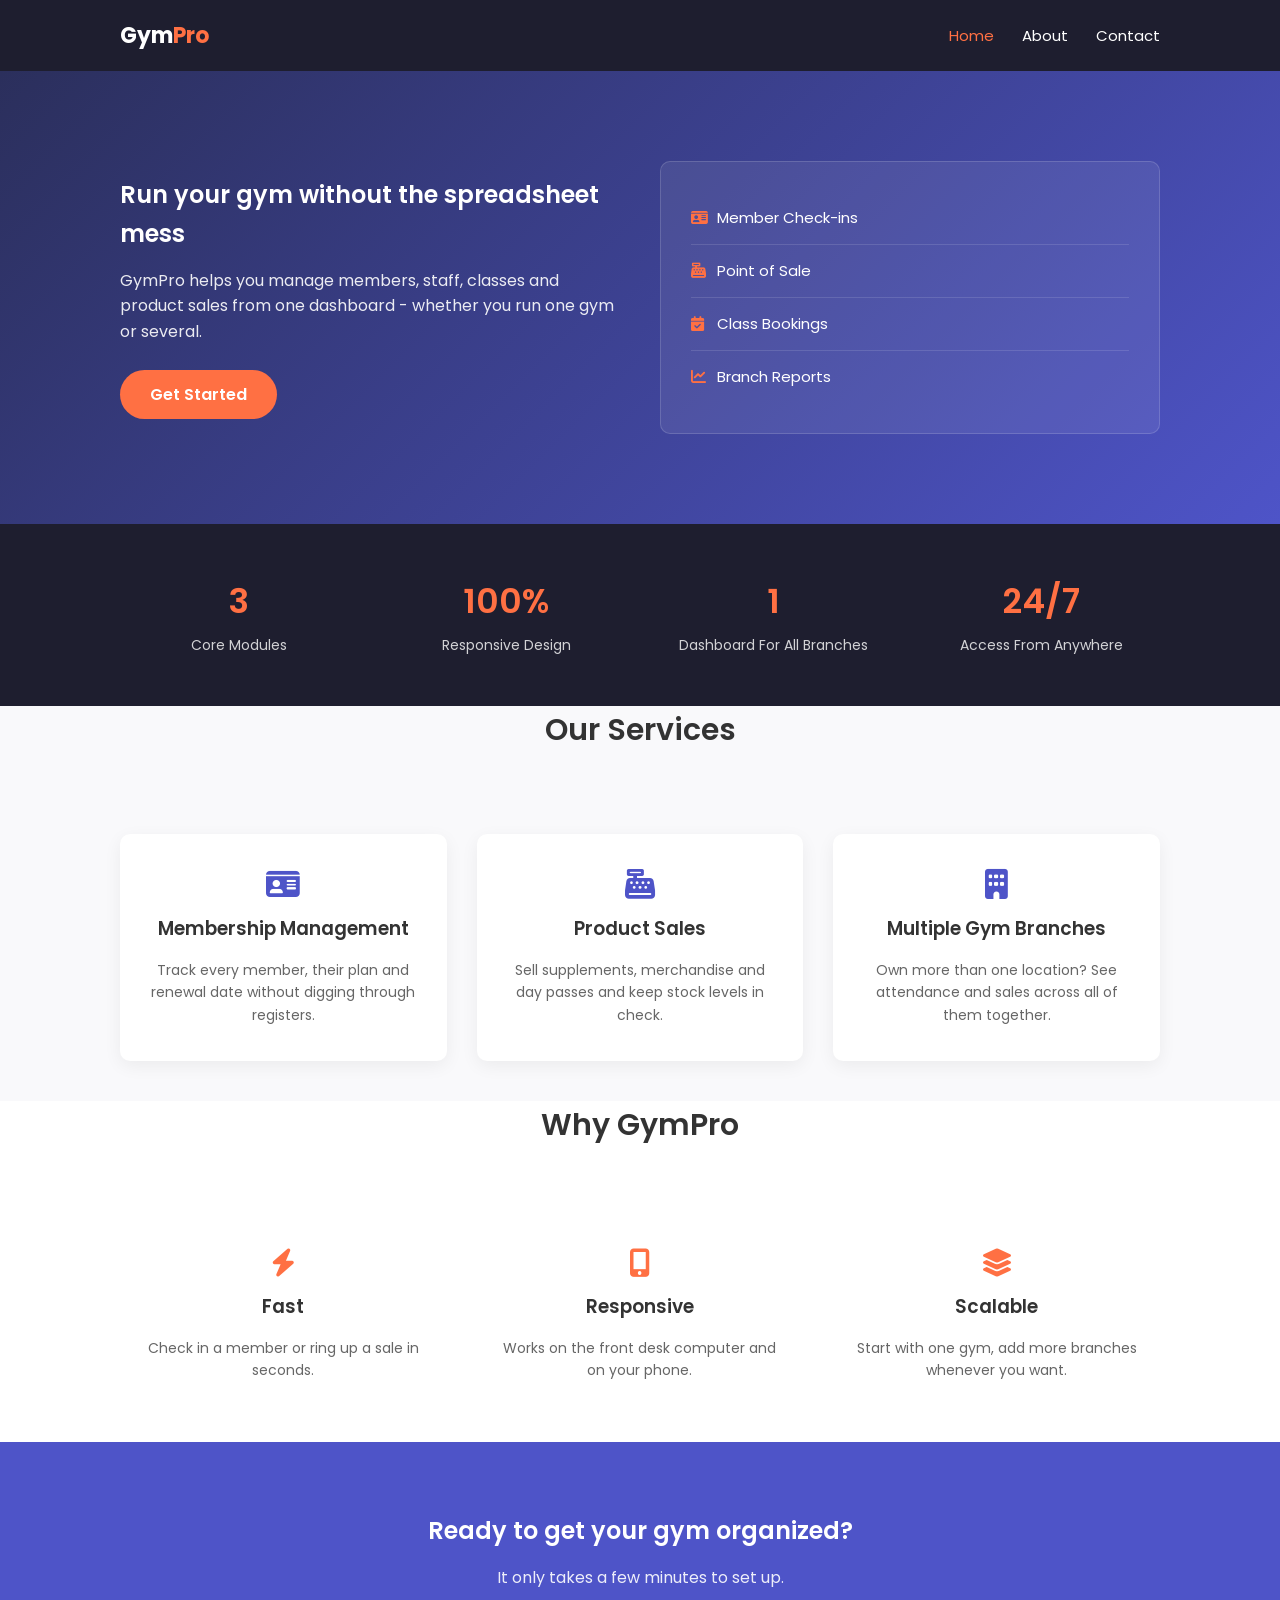
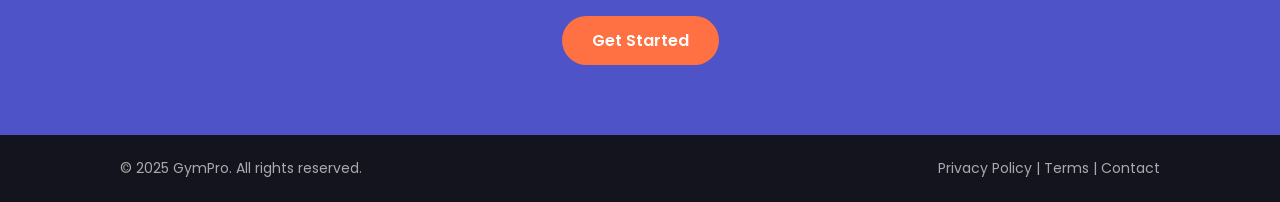
<file: index.html>
<!DOCTYPE html>
<html lang="en">
<!-- removed features and services section as it is not requie now-->
<head>
  <meta charset="UTF-8">
  <meta name="viewport" content="width=device-width, initial-scale=1.0">
  <title>GymPro - Gym Management Software</title>
  <link rel="preconnect" href="https://fonts.googleapis.com">
  <link href="https://fonts.googleapis.com/css2?family=Poppins:wght@400;500;600;700&display=swap" rel="stylesheet">
  <link rel="stylesheet" href="https://cdnjs.cloudflare.com/ajax/libs/font-awesome/6.5.1/css/all.min.css">
  <link rel="stylesheet" href="style.css">
</head>

<body>
  <!-- navbar -->
  <header class="navbar">
    <div class="container flex">
      <div class="logo">Gym<span>Pro</span></div>

      <input type="checkbox" id="nav-check">
      <label for="nav-check" class="nav-btn"><i class="fa-solid fa-bars"></i></label>




      <nav class="nav-links">
        <ul class="flex">
          <li><a href="index.html" class="active">Home</a></li>
          <li><a href="about.html">About</a></li>
          <li><a href="contact.html">Contact</a></li>
        </ul>
      </nav>
    </div>
  </header>
  <!-- showcase / hero -->
  <section class="showcase" id="home">
    <div class="container grid">
      <div class="showcase-text">
        <h1>Run your gym without the spreadsheet mess</h1>
        <p>GymPro helps you manage members, staff, classes and product sales from one dashboard - whether you run one
          gym or several.</p>
        <a href="contact.html" class="btn btn-light">Get Started</a>
      </div>
      <div class="showcase-box">
        <ul>
          <li><i class="fa-solid fa-id-card"></i> Member Check-ins</li>
          <li><i class="fa-solid fa-cash-register"></i> Point of Sale</li>
          <li><i class="fa-solid fa-calendar-check"></i> Class Bookings</li>
          <li><i class="fa-solid fa-chart-line"></i> Branch Reports</li>
        </ul>
      </div>
    </div>
  </section>
  <!-- stats -->
  <section class="stats">
    <div class="container grid-4 text-center">
      <div>
        <h2>3</h2>
        <p>Core Modules</p>
      </div>
      <div>
        <h2>100%</h2>
        <p>Responsive Design</p>
      </div>
      <div>
        <h2>1</h2>
        <p>Dashboard For All Branches</p>
      </div>
      <div>
        <h2>24/7</h2>
        <p>Access From Anywhere</p>
      </div>
    </div>
  </section>




  <!-- services -->
  <section class="services" id="services">
    <div class="container">
      <h2 class="l-heading text-center">Our Services</h2>
      <div class="grid-3 py-2">
        <div class="card">
          <i class="fa-solid fa-id-card"></i>
          <h3>Membership Management</h3>
          <p>Track every member, their plan and renewal date without digging through registers.</p>
        </div>
        <div class="card">
          <i class="fa-solid fa-cash-register"></i>
          <h3>Product Sales</h3>
          <p>Sell supplements, merchandise and day passes and keep stock levels in check.</p>
        </div>
        <div class="card">
          <i class="fa-solid fa-building"></i>
          <h3>Multiple Gym Branches</h3>
          <p>Own more than one location? See attendance and sales across all of them together.</p>
        </div>
      </div>
    </div>
  </section>

  <!-- features -->
  <section class="features" id="features">
    <div class="container">
      <h2 class="l-heading text-center">Why GymPro</h2>
      <div class="grid-3 py-2">
        <div class="feature">
          <i class="fa-solid fa-bolt"></i>
          <h3>Fast</h3>
          <p>Check in a member or ring up a sale in seconds.</p>
        </div>
        <div class="feature">
          <i class="fa-solid fa-mobile-screen-button"></i>
          <h3>Responsive</h3>
          <p>Works on the front desk computer and on your phone.</p>
        </div>
        <div class="feature">
          <i class="fa-solid fa-layer-group"></i>
          <h3>Scalable</h3>
          <p>Start with one gym, add more branches whenever you want.</p>
        </div>
      </div>
    </div>
  </section>

  <!-- cta -->
  <section class="cta text-center" id="contact">
    <div class="container">
      <h2>Ready to get your gym organized?</h2>
      <p>It only takes a few minutes to set up.</p>
      <a href="#home" class="btn btn-light">Get Started</a>
    </div>
  </section>
  <!-- footer -->
  <footer>
    <div class="container flex">
      <p>&copy; 2025 GymPro. All rights reserved.</p>
      <p class="footer-links">
        <a href="about.html">Privacy Policy</a> | <a href="about.html">Terms</a> | <a href="contact.html">Contact</a>
      </p>
    </div>
  </footer>

</body>

</html>
</file>
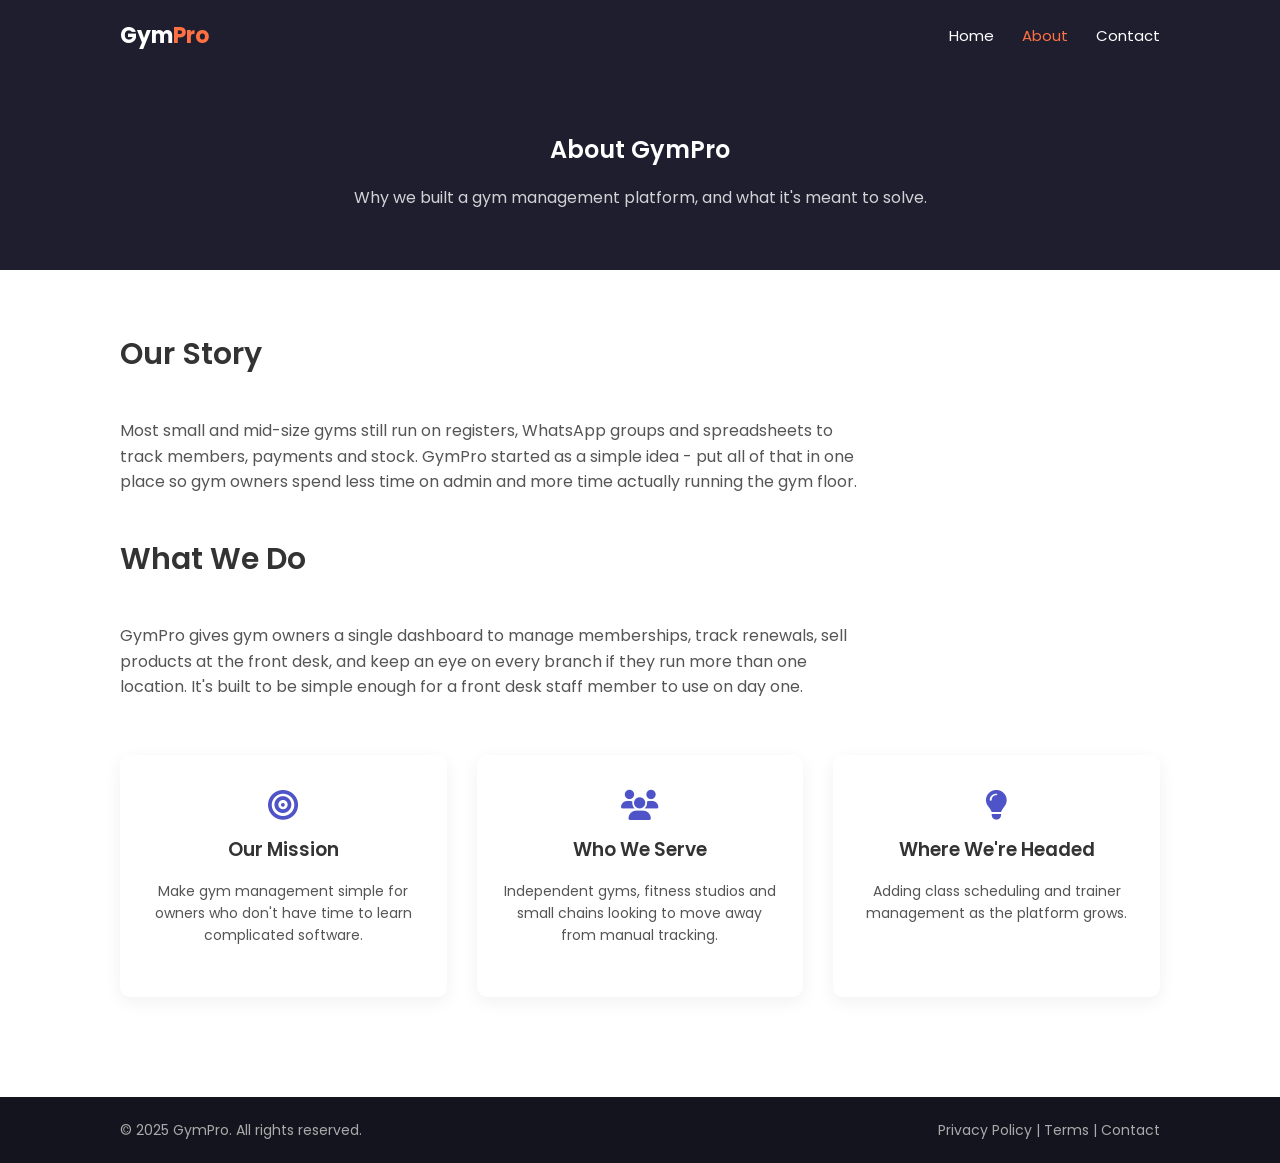
<file: about.html>
<!DOCTYPE html>
<html lang="en">

<head>
  <meta charset="UTF-8">
  <meta name="viewport" content="width=device-width, initial-scale=1.0">
  <title>GymPro - About</title>
  <link rel="preconnect" href="https://fonts.googleapis.com">
  <link href="https://fonts.googleapis.com/css2?family=Poppins:wght@400;500;600;700&display=swap" rel="stylesheet">
  <link rel="stylesheet" href="https://cdnjs.cloudflare.com/ajax/libs/font-awesome/6.5.1/css/all.min.css">
  <link rel="stylesheet" href="style.css">
</head>

<body>

  <!-- navbar -->
  <header class="navbar">
    <div class="container flex">
      <div class="logo">Gym<span>Pro</span></div>
      <input type="checkbox" id="nav-check">
      <label for="nav-check" class="nav-btn"><i class="fa-solid fa-bars"></i></label>
      <nav class="nav-links">
        <ul class="flex">
          <li><a href="index.html">Home</a></li>
          <li><a href="about.html" class="active">About</a></li>
          <li><a href="contact.html">Contact</a></li>
        </ul>
      </nav>
    </div>
  </header>
  <!-- page header -->
  <section class="page-header text-center">
    <div class="container">
      <h1>About GymPro</h1>
      <p>Why we built a gym management platform, and what it's meant to solve.</p>
    </div>
  </section>




  <!-- about content -->
  <section class="about-content">
    <div class="container">
      <h2 class="l-heading">Our Story</h2>
      <p>Most small and mid-size gyms still run on registers, WhatsApp groups and spreadsheets to track members,
        payments and stock. GymPro started as a simple idea - put all of that in one place so gym owners spend less time
        on admin and more time actually running the gym floor.</p>

      <h2 class="l-heading" style="margin-top:40px;">What We Do</h2>
      <p>GymPro gives gym owners a single dashboard to manage memberships, track renewals, sell products at the front
        desk, and keep an eye on every branch if they run more than one location. It's built to be simple enough for a
        front desk staff member to use on day one.</p>

      <div class="grid-3 py-2">
        <div class="card">
          <i class="fa-solid fa-bullseye"></i>
          <h3>Our Mission</h3>
          <p>Make gym management simple for owners who don't have time to learn complicated software.</p>
        </div>
        <div class="card">
          <i class="fa-solid fa-users"></i>
          <h3>Who We Serve</h3>
          <p>Independent gyms, fitness studios and small chains looking to move away from manual tracking.</p>
        </div>
        <div class="card">
          <i class="fa-solid fa-lightbulb"></i>
          <h3>Where We're Headed</h3>
          <p>Adding class scheduling and trainer management as the platform grows.</p>
        </div>
      </div>
    </div>
  </section>

  <!-- footer -->
  <footer>
    <div class="container flex">
      <p>&copy; 2025 GymPro. All rights reserved.</p>
      <p class="footer-links">
        <a href="about.html">Privacy Policy</a> | <a href="about.html">Terms</a> | <a href="contact.html">Contact</a>
      </p>
    </div>
  </footer>

</body>

</html>
</file>
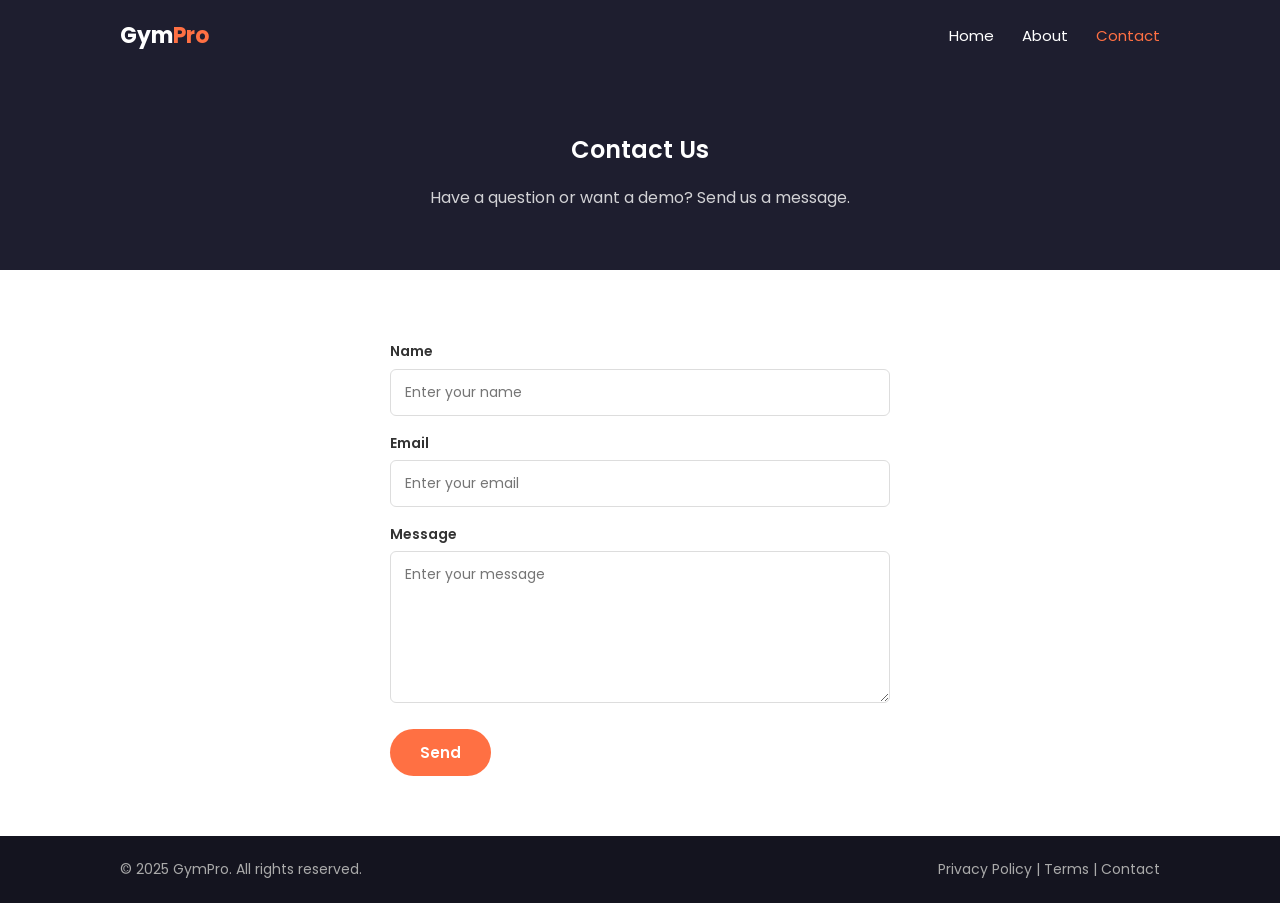
<file: contact.html>
<!DOCTYPE html>
<html lang="en">

<head>
  <meta charset="UTF-8">
  <meta name="viewport" content="width=device-width, initial-scale=1.0">
  <title>GymPro - Contact</title>
  <link rel="preconnect" href="https://fonts.googleapis.com">
  <link href="https://fonts.googleapis.com/css2?family=Poppins:wght@400;500;600;700&display=swap" rel="stylesheet">
  <link rel="stylesheet" href="https://cdnjs.cloudflare.com/ajax/libs/font-awesome/6.5.1/css/all.min.css">
  <link rel="stylesheet" href="style.css">
</head>

<body>

  <!-- navbar -->
  <header class="navbar">
    <div class="container flex">
      <div class="logo">Gym<span>Pro</span></div>
      <input type="checkbox" id="nav-check">
      <label for="nav-check" class="nav-btn"><i class="fa-solid fa-bars"></i></label>

      <nav class="nav-links">
        <ul class="flex">
          <li><a href="index.html">Home</a></li>
          <li><a href="about.html">About</a></li>
          <li><a href="contact.html" class="active">Contact</a></li>
        </ul>
      </nav>
    </div>
  </header>

  <!-- page header -->
  <section class="page-header text-center">
    <div class="container">
      <h1>Contact Us</h1>
      <p>Have a question or want a demo? Send us a message.</p>
    </div>
  </section>

  <!-- contact form -->
  <section class="contact-content">
    <div class="container">
      <form name="contactForm" onsubmit="return validateForm()" class="contact-form">
        <label for="name">Name</label>
        <input type="text" id="name" name="name" placeholder="Enter your name">
        <label for="email">Email</label>
        <input type="email" id="email" name="email" placeholder="Enter your email">

        <label for="message">Message</label>
        <textarea id="message" name="message" placeholder="Enter your message" rows="6"></textarea>

        <button type="submit" class="btn btn-light">Send</button>
      </form>
    </div>
  </section>

  <!-- footer -->
  <footer>
    <div class="container flex">
      <p>&copy; 2025 GymPro. All rights reserved.</p>
      <p class="footer-links">
        <a href="about.html">Privacy Policy</a> | <a href="about.html">Terms</a> | <a href="contact.html">Contact</a>
      </p>
    </div>
  </footer>

  <script src="script.js"></script>
</body>

</html>
</file>
<file: style.css>
* {

  margin: 0;
  padding: 0;
  box-sizing: border-box;
}

body {
  font-family: 'Poppins', sans-serif;
  line-height: 1.6;
  color: #333;
}

ul {
  list-style: none;
}

a {
  text-decoration: none;
  color: inherit;
}


h1,
h2,
h3 {
  font-weight: 600;
  margin-bottom: 15px;
}

/* utility classes */
.container {
  max-width: 1100px;
  margin: 0 auto;
  padding: 0 30px;
}

.flex {
  display: flex;
  align-items: center;
  justify-content: space-between;
}

.grid {
  display: grid;
  grid-template-columns: 1fr 1fr;
  align-items: center;
  gap: 40px;
}

.grid-3 {
  display: grid;
  grid-template-columns: repeat(3, 1fr);
  gap: 30px;
}

.grid-4 {
  display: grid;
  grid-template-columns: repeat(4, 1fr);
  gap: 30px;
}

.text-center {
  text-align: center;
}

.py-2 {
  padding: 40px 0;
}

.l-heading {
  font-size: 30px;
  margin-bottom: 40px;
}

.btn {
  display: inline-block;
  padding: 12px 30px;
  border-radius: 30px;
  font-weight: 600;
  transition: transform 0.2s ease, box-shadow 0.2s ease;
}

.btn-light {
  background: #ff7043;
  color: #fff;
}

.btn-light:hover {
  transform: translateY(-3px);
  box-shadow: 0 8px 20px rgba(255, 112, 67, 0.35);
}

/* navbar */
.navbar {
  background: #1e1e2f;
  padding: 18px 0;
  position: sticky;
  top: 0;
  z-index: 100;
}

.logo {
  color: #fff;
  font-size: 22px;
  font-weight: 700;
}

.logo span {
  color: #ff7043;
}

.nav-links ul {
  gap: 28px;
}

.nav-links a {
  color: #fff;
  font-size: 15px;
  transition: color 0.2s ease;
}

.nav-links a:hover,
.nav-links a.active {
  color: #ff7043;
}

.dropdown {
  position: relative;
}

.dropdown-content {
  position: absolute;
  top: 130%;
  left: 0;

  background: #fff;
  min-width: 220px;

  border-radius: 6px;
  padding: 8px 0;
  box-shadow: 0 10px 25px rgba(0, 0, 0, 0.15);
  opacity: 0;
  visibility: hidden;
  transform: translateY(8px);
  transition: 0.2s ease;
}

.dropdown:hover .dropdown-content {
  opacity: 1;
  visibility: visible;
  transform: translateY(0);
}

.dropdown-content li a {
  display: block;
  padding: 10px 18px;
  color: #333;
  font-size: 14px;
}

.dropdown-content li a:hover {
  background: #f4f4f6;
  color: #ff7043;
}

#nav-check {
  display: none;
}

.nav-btn {
  display: none;
  color: #fff;
  font-size: 22px;
  cursor: pointer;
}



/* showcase */
.showcase {
  background: linear-gradient(135deg, #2b2f5c, #4e54c8);
  color: #fff;
  padding: 90px 0;
}

.showcase-text p {
  margin-bottom: 25px;
  opacity: 0.9;
}

.showcase-box {
  background: rgba(255, 255, 255, 0.08);
  border: 1px solid rgba(255, 255, 255, 0.15);
  border-radius: 10px;
  padding: 30px;
}

.showcase-box ul li {
  padding: 14px 0;
  border-bottom: 1px solid rgba(255, 255, 255, 0.12);
  font-size: 15px;
}

.showcase-box ul li:last-child {
  border-bottom: none;
}



.showcase-box i {
  color: #ff7043;
  width: 22px;
}



/* stats */
.stats {
  background: #1e1e2f;
  color: #fff;
  padding: 50px 0;
}



.stats h2 {
  color: #ff7043;
  font-size: 34px;
  margin-bottom: 5px;
}

.stats p {
  font-size: 14px;
  opacity: 0.8;
}

/* services section */
.services {
  background: #f9f9fb;
}

.card {
  background: #fff;
  padding: 35px 25px;
  border-radius: 10px;
  text-align: center;
  box-shadow: 0 5px 18px rgba(0, 0, 0, 0.06);
  transition: transform 0.2s ease;
}

.card:hover {
  transform: translateY(-6px);
}

.card i {
  font-size: 30px;
  color: #4e54c8;
  margin-bottom: 15px;
}

.card p {
  font-size: 14px;
  color: #666;
}

/* features */
.feature {
  text-align: center;
  padding: 20px;
}


.feature i {
  font-size: 28px;
  color: #ff7043;
  margin-bottom: 15px;
}

.feature p {
  font-size: 14px;
  color: #666;
}

/* cta */
.cta {
  background: #4e54c8;
  color: #fff;
  padding: 70px 0;
}

.cta p {
  margin-bottom: 25px;
  opacity: 0.9;
}

/* foooter */
footer {
  background: #14141f;
  color: #aaa;
  padding: 22px 0;
  font-size: 14px;
}

.footer-links a:hover {
  color: #ff7043;
}

/* page header banner - used on about.html and contact.html */
.page-header {
  background: #1e1e2f;
  color: #fff;
  padding: 60px 0;
}

.page-header p {
  opacity: 0.8;
}

/* about page */
.about-content {
  padding: 60px 0;
}

.about-content p {
  color: #555;
  margin-bottom: 15px;
  max-width: 750px;
}

/* contact page */
.contact-content {
  padding: 60px 0;
}

.contact-form {
  max-width: 500px;
  margin: 0 auto;
  display: flex;
  flex-direction: column;
  gap: 6px;
}

.contact-form label {
  font-size: 14px;
  font-weight: 600;
  margin-top: 10px;
}

.contact-form input,
.contact-form textarea {
  padding: 12px 14px;
  border: 1px solid #ddd;
  border-radius: 6px;
  font-family: 'Poppins', sans-serif;
  font-size: 14px;
  resize: vertical;
}

.contact-form input:focus,
.contact-form textarea:focus {
  outline: none;
  border-color: #4e54c8;
}

.contact-form button {
  margin-top: 20px;
  align-self: flex-start;
  border: none;
  cursor: pointer;
  font-family: 'Poppins', sans-serif;
  font-size: 15px;
}

/* tablet */
@media (max-width: 900px) {
  .grid {
    grid-template-columns: 1fr;
    text-align: center;
  }

  .showcase-box {
    margin-top: 30px;
  }


  .grid-3,
  .grid-4 {
    grid-template-columns: repeat(2, 1fr);
  }
}

/* mobile */
@media (max-width: 700px) {
  .nav-btn {
    display: block;
  }

  .nav-links {
    position: absolute;
    top: 64px;
    left: 0;
    right: 0;
    background: #1e1e2f;
    padding: 20px 30px;
    display: none;
  }


  #nav-check:checked~.nav-links {
    display: block;
  }

  .nav-links ul {
    flex-direction: column;
    align-items: flex-start;
    gap: 15px;
  }

  .dropdown-content {
    position: static;
    opacity: 1;
    visibility: visible;
    transform: none;
    box-shadow: none;
    background: transparent;
    padding-left: 15px;
    display: none;
  }


  .dropdown:hover .dropdown-content {
    display: block;
  }

  .dropdown-content li a {
    color: #ddd;
    padding: 8px 0;
  }

  .showcase {
    padding: 60px 0;
  }

  .showcase-text h1 {
    font-size: 28px;
  }

  .grid-3,
  .grid-4 {
    grid-template-columns: 1fr;
  }

  footer .flex {
    flex-direction: column;
    gap: 10px;
    text-align: center;
  }
}
</file>
